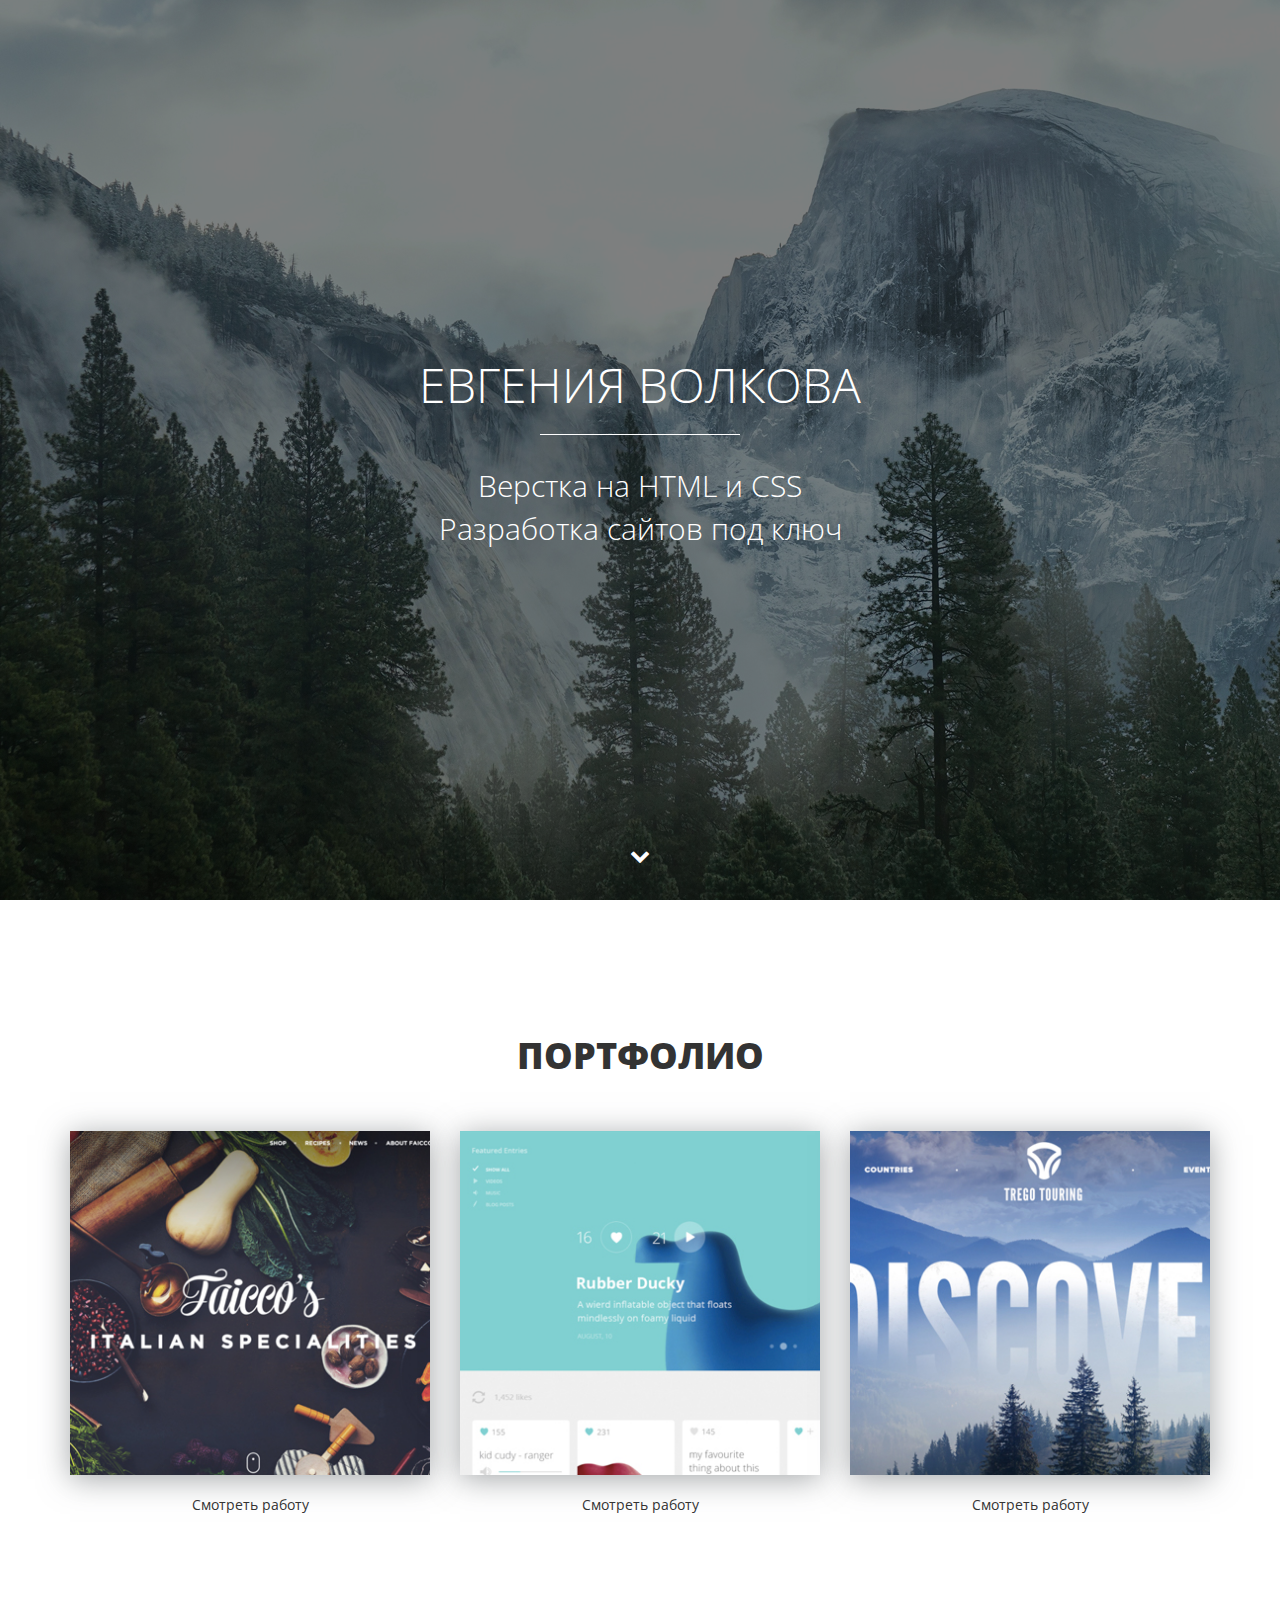
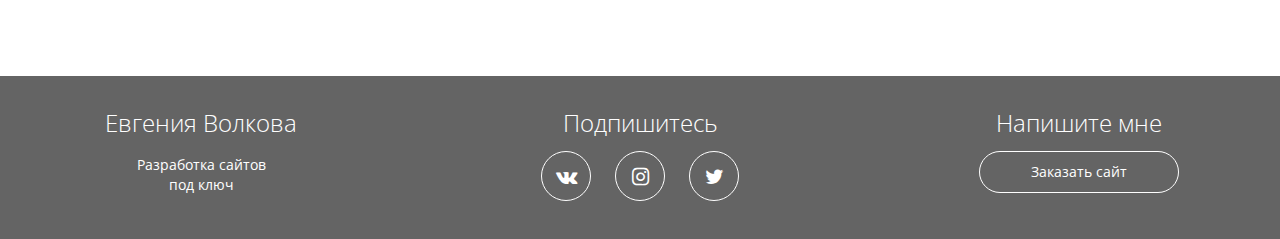
<file: index.html>
<!DOCTYPE html>
<html lang="ru">
  <head>
    <meta charset="utf-8">
    <meta http-equiv="X-UA-Compatible" content="IE=edge">
    <meta name="viewport" content="width=device-width, initial-scale=1">
    <!--meta для соцсетей-->
    <meta property="og:url" content="">
    <meta property="og:type" content="website">
    <meta property="og:title" content="Евгения Волкова - верстка сайтов на HTML и CSS">
    <meta property="og:image" content="">
    <meta property="og:description" content="Закажите разработку сайта без посредников от 5 990 рублей">
    <meta property="og:site_name" content="Портфолио верстальщика">
    <meta property="article:author" content="Евгения Волкова">
    <!--заголовок сайта-->
    <title>Евгения Волкова - Портфолио</title>
    <link href="https://fonts.googleapis.com/css?family=Open+Sans:400,700&amp;subset=cyrillic" rel="stylesheet">
    <link href="css/bootstrap.min.css" rel="stylesheet">
    <link rel="stylesheet" href="css/fontello.css">
    <link rel="stylesheet" href="css/fontello-embedded.css">
    <link href="css/style.css" rel="stylesheet">
    <!--Фавиконка-->
    <link rel="shortcut icon" type="image/x-icon" href="favicon.ico">
    <!--[if lt IE 9]>
      <script src="https://oss.maxcdn.com/html5shiv/3.7.3/html5shiv.min.js"></script>
      <script src="https://oss.maxcdn.com/respond/1.4.2/respond.min.js"></script>
    <![endif]-->
  </head>
  <body>

    <div class="main">
      <div class="main-overlay"></div>
     <div class="wrapper">
      <div class="main-header">
       <h1>Евгения Волкова</h1>
       <div class="main-line"></div>
       <p>Верстка на HTML и CSS <br>Разработка сайтов под ключ</p>
      </div>
     </div>
     <a class="main-down" href="#"><i class="icon-down"></i></a>
    </div> 

    <div class="portfolio">
     <div class="container">
       <h2 class="section-header">Портфолио</h2>
       <div class="row">
        <div class="col-md-4">
          <div class="portfolio-block">
           <img src="img/portfolio/1.jpg" alt="Работа №1">
           <a data-toggle="modal" data-work='work-1' href="#work">Смотреть работу</a>
          </div>
        </div>
        <div class="col-md-4">
          <div class="portfolio-block">
          <img src="img/portfolio/2.jpg" alt="Работа №2">
          <a data-toggle="modal" data-work='work-2' href="#work">Смотреть работу</a>
          </div>
        </div>
        <div class="col-md-4">
         <div class="portfolio-block">
         <img src="img/portfolio/3.jpg" alt="Работа №3">
         <a data-toggle="modal" data-work='work-3' href="#work">Смотреть работу</a>
         </div>
        </div>
       </div>
     </div> 
    </div>

    <div class="footer">
      <div class="container">
        <div class="row">
         <div class="col-md-3">
           <strong>Евгения Волкова</strong>
           <p>Разработка сайтов <br>под ключ</p>
         </div>
         <div class="col-md-6">
           <strong>Подпишитесь</strong>
           <div class="social-links">
             <a href="#"><i class="icon-vk"></i></a>
             <a href="#"><i class="icon-instagram"></i></a>
             <a href="#"><i class="icon-twitter"></i></a>
           </div>
         </div>
         <div class="col-md-3">
          <strong>Напишите мне</strong>
          <a href="https://vk.me/id451530637" class="offer-btn">Заказать сайт</a>
        </div>
        </div>
      </div>      
    </div>

    <!--Всплывающие окна-->
    <div class="modal fade" id="work" role="dialog">
  <div class="modal-dialog" role="document">
    <div class="modal-content">
      <div class="modal-header">
        <button type="button" class="close" data-dismiss="modal" aria-label="Close"><span aria-hidden="true">&times;</span></button>
        <h4 class="modal-title">Описание проекта</h4>
      </div>
      <div class="modal-body">

      </div>
    </div>
  </div>
</div>
    <!-- jQuery (necessary for Bootstrap's JavaScript plugins) -->
    <script src="https://ajax.googleapis.com/ajax/libs/jquery/1.12.4/jquery.min.js"></script>
    <script src="js/bootstrap.min.js"></script>
    <script>
      $(function() {
        var link = $('a[data-toggle="modal"]');
        link.on('click', function(event) {
          var work = $(this).attr('data-work');
          var modal = $('.modal');
          modal.find('.modal-body').load(work+'.html');
        });
      });
    </script>
  </body>
</html>
</file>
<file: css/fontello.css>
@font-face {
  font-family: 'fontello';
  src: url('../font/fontello.eot?86169350');
  src: url('../font/fontello.eot?86169350#iefix') format('embedded-opentype'),
       url('../font/fontello.woff2?86169350') format('woff2'),
       url('../font/fontello.woff?86169350') format('woff'),
       url('../font/fontello.ttf?86169350') format('truetype'),
       url('../font/fontello.svg?86169350#fontello') format('svg');
  font-weight: normal;
  font-style: normal;
}
/* Chrome hack: SVG is rendered more smooth in Windozze. 100% magic, uncomment if you need it. */
/* Note, that will break hinting! In other OS-es font will be not as sharp as it could be */
/*
@media screen and (-webkit-min-device-pixel-ratio:0) {
  @font-face {
    font-family: 'fontello';
    src: url('../font/fontello.svg?86169350#fontello') format('svg');
  }
}
*/
 
 [class^="icon-"]:before, [class*=" icon-"]:before {
  font-family: "fontello";
  font-style: normal;
  font-weight: normal;
  speak: none;
 
  display: inline-block;
  text-decoration: inherit;
  width: 1em;
  margin-right: .2em;
  text-align: center;
  /* opacity: .8; */
 
  /* For safety - reset parent styles, that can break glyph codes*/
  font-variant: normal;
  text-transform: none;
 
  /* fix buttons height, for twitter bootstrap */
  line-height: 1em;
 
  /* Animation center compensation - margins should be symmetric */
  /* remove if not needed */
  margin-left: .2em;
 
  /* you can be more comfortable with increased icons size */
  /* font-size: 120%; */
 
  /* Font smoothing. That was taken from TWBS */
  -webkit-font-smoothing: antialiased;
  -moz-osx-font-smoothing: grayscale;
 
  /* Uncomment for 3D effect */
  /* text-shadow: 1px 1px 1px rgba(127, 127, 127, 0.3); */
}
 
.icon-down:before { content: '\e800'; } /* '' */
.icon-twitter:before { content: '\f099'; } /* '' */
.icon-instagram:before { content: '\f16d'; } /* '' */
.icon-vk:before { content: '\f189'; } /* '' */
</file>
<file: css/fontello-embedded.css>
@font-face {
  font-family: 'fontello';
  src: url('../font/fontello.eot?59286446');
  src: url('../font/fontello.eot?59286446#iefix') format('embedded-opentype'),
       url('../font/fontello.svg?59286446#fontello') format('svg');
  font-weight: normal;
  font-style: normal;
}
@font-face {
  font-family: 'fontello';
  src: url('[data-uri]') format('woff'),
       url('[data-uri]') format('truetype');
}
/* Chrome hack: SVG is rendered more smooth in Windozze. 100% magic, uncomment if you need it. */
/* Note, that will break hinting! In other OS-es font will be not as sharp as it could be */
/*
@media screen and (-webkit-min-device-pixel-ratio:0) {
  @font-face {
    font-family: 'fontello';
    src: url('../font/fontello.svg?59286446#fontello') format('svg');
  }
}
*/
 
 [class^="icon-"]:before, [class*=" icon-"]:before {
  font-family: "fontello";
  font-style: normal;
  font-weight: normal;
  speak: none;
 
  display: inline-block;
  text-decoration: inherit;
  width: 1em;
  margin-right: .2em;
  text-align: center;
  /* opacity: .8; */
 
  /* For safety - reset parent styles, that can break glyph codes*/
  font-variant: normal;
  text-transform: none;
     
  /* fix buttons height, for twitter bootstrap */
  line-height: 1em;
 
  /* Animation center compensation - margins should be symmetric */
  /* remove if not needed */
  margin-left: .2em;
 
  /* you can be more comfortable with increased icons size */
  /* font-size: 120%; */
 
  /* Uncomment for 3D effect */
  /* text-shadow: 1px 1px 1px rgba(127, 127, 127, 0.3); */
}
.icon-down:before { content: '\e800'; } /* '' */
.icon-twitter:before { content: '\f099'; } /* '' */
.icon-instagram:before { content: '\f16d'; } /* '' */
.icon-vk:before { content: '\f189'; } /* '' */
</file>
<file: css/style.css>
body {
 font-family: 'Open Sans', sans-serif;
}
html {
 font-size: 10px;
}
a:active, a:visited,a:focus {
 text-decoration: none;
 outline: none;
}
.wrapper  {
 display:table-cell;
 vertical-align:middle;
}
.main {
 position: relative;
 display:table;
 width: 100%;
 text-align: center;
 color: #fff;
 height: 100vh;
 background: #000 url(../img/main-bg.jpg) center center no-repeat;
}
.main-overlay {
 position: absolute;
 z-index: 1;
 width: 100%;
 height: 100%; 
 background-color: rgba(0,0,0,0.5);
}
.main h1 {
 margin-bottom: 1.4rem;
 font-weight: 300;
 text-transform: uppercase;
 font-size: 4.8rem;
}
.main p {
 font-size: 3rem;
 font-weight: 300;
}
.main-header {
 position: relative;
 z-index: 2;
}
.main-line {
 width: 200px;
 height: 1px;
 background-color: #fff;
 margin: 0 auto;
}
.main-down {
 position: absolute;
 color: #fff;
 z-index: 4;
 bottom: 2rem;
 display: inline-block;
 font-size: 2rem;
 width: 50px;
 height: 50px;
 border-radius: 50%;
 border: 1px solid transparent;
 line-height: 50px;
 left: 50%;
 margin-left: -25px;
 transition: 0.2s;
}
.main-down:hover {
 color: #fff;
 border-color: #fff;
}
/*Секция спортфолио*/
.portfolio {
 padding: 10rem 0px;
 text-align: center;
 }
.section-header {
 text-transform: uppercase;
 font-weight: 800;
 font-size: 3.6rem;
 margin-bottom: 5rem;
 }
.portfolio img {
 width: 100%;
 max-width: 360px;
 box-shadow: 0px 4px 29px 0px rgba(87, 92, 97, 0.54);
 }
.portfolio a {
 display: block;
 margin: 2rem auto 6rem;
 color: #333;
 width: 17rem;
 border-bottom: 1px solid transparent;
}
.portfolio a:hover {
 text-decoration: none;
 border-bottom: 1px dotted #333;
 }
 /*Секция-подвал*/
.footer {
 background-color: #646464;
 color: #fff;
 text-align: center;
 padding: 3rem 0;
 }
.footer strong {
 font-weight: 300;
 font-size: 2.4rem;
  }
.social-links {
 margin-top: 1rem;
}
.social-links a{
 width: 5rem;
 height: 5rem;
 line-height: 5rem;
 display: inline-block;
 color: #fff;
 border: solid 1px #fff;
 border-radius: 50%;
 margin-left: 1rem;
 margin-right: 1rem;
 font-size: 2rem;
 transition:0.2s;
}
.social-links a:hover {
 background-color: #fff;
 color: #646464;
}
.offer-btn {
 display: block;
 width: 80%;
 max-width: 200px;
 margin: 1rem auto;
 border: 1px solid #fff;
 padding-top: 1rem;
 padding-bottom: 1rem;
 color: #fff;
 border-radius:100px;
 transition: 0.2s;
}
.offer-btn:hover {
 text-decoration: none;
 background-color: #fff;
 color: #646464;
} 
.modal img {
 width: 100px;
}
.modal-title {
 font-weight: 800;
 font-size: 2rem;
}
.close {
 background-color: transparent;
 border:none;
 font-size: 2.5rem;
 position: absolute;
 right: 2rem;
 top: 1rem;
}
.modal-btn {
 display: inline-block;
 color: #333;
 border: 1px solid #333;
 padding: 10px 20px;
 border-radius:5px;
}
.modal-btn:hover {
 background-color: #333;
 color: #fff;
 text-decoration: none;
} 
@media (min-width: 0px) and (max-width: 767px) {
html{
  font-size: 7px;
}
.footer strong {
margin: 3rem 0 2rem;
display: inline-block;
}
.social-links a {
font-size: 1.5rem;
}
}

media (min-width: 768px) and (max-width: 991px) {
.footer strong {
margin: 3rem 0 2rem;
display: inline-block;
}
}
</file>
